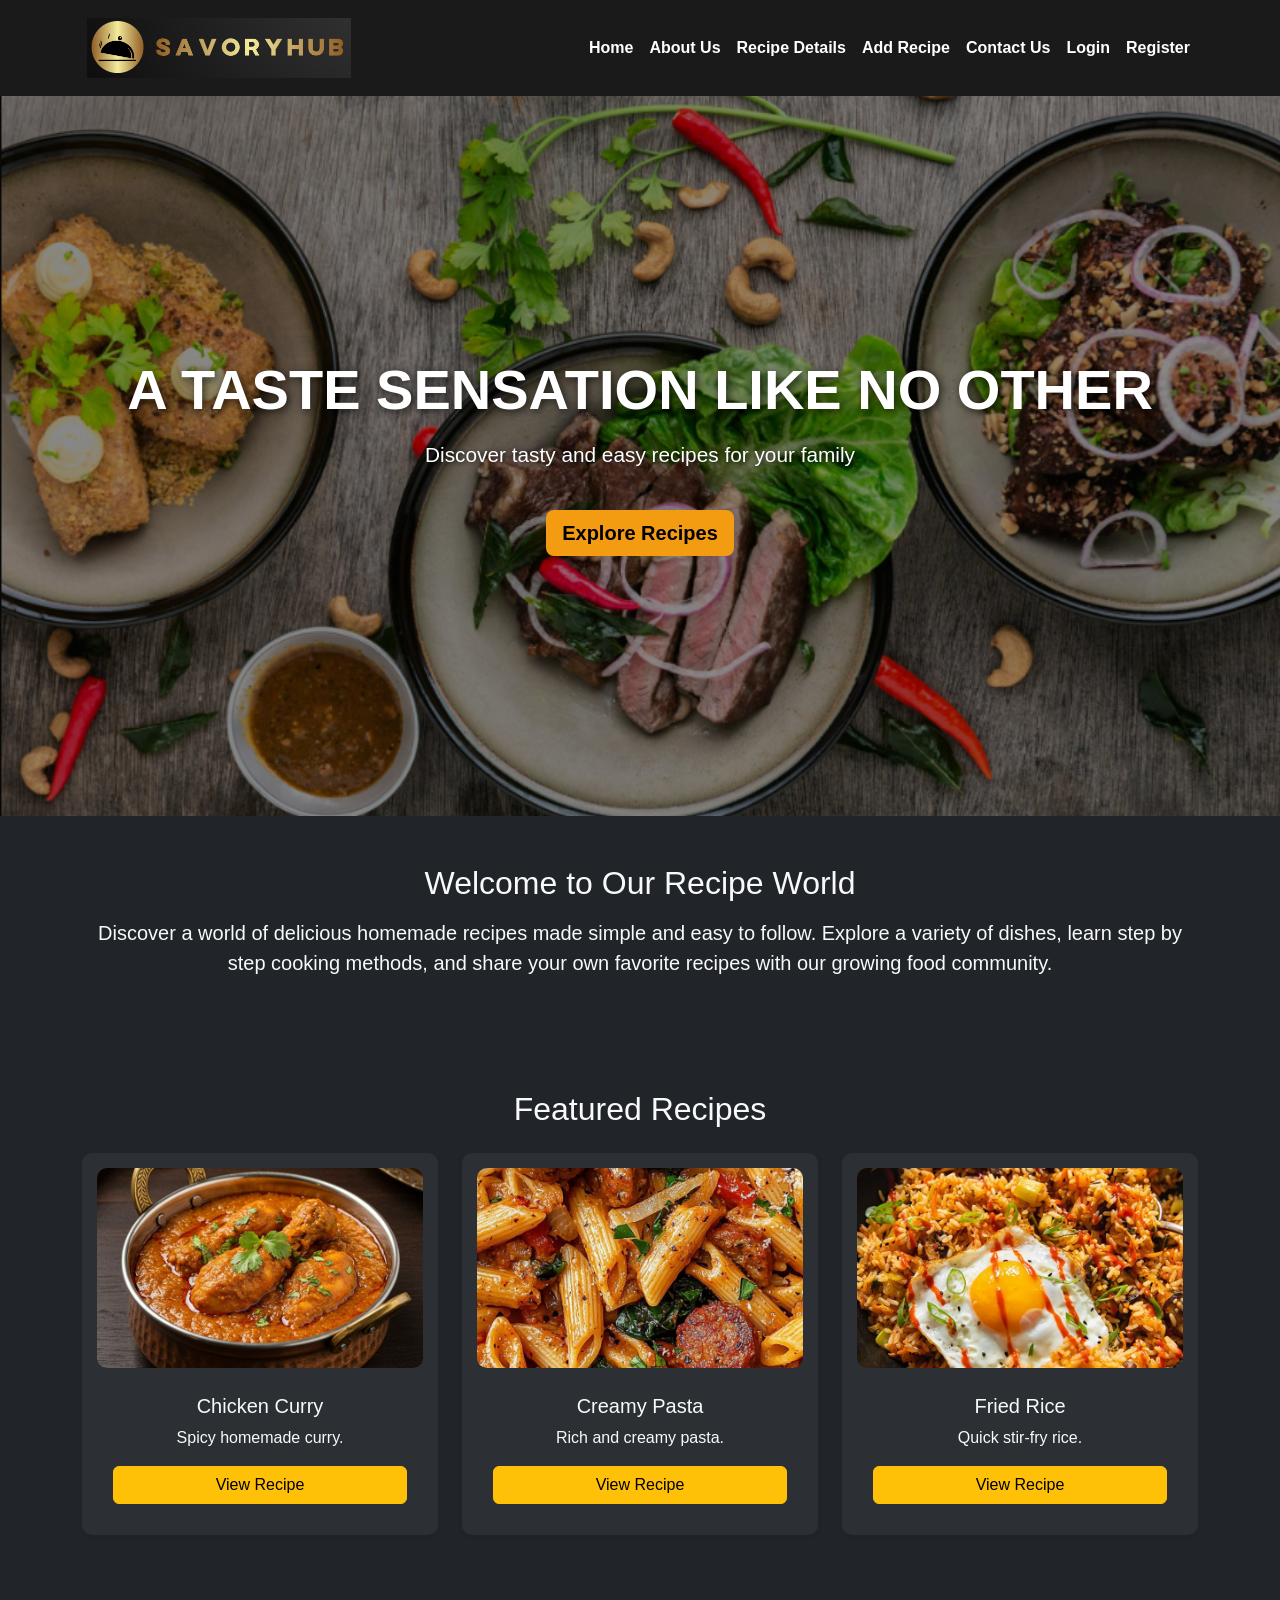
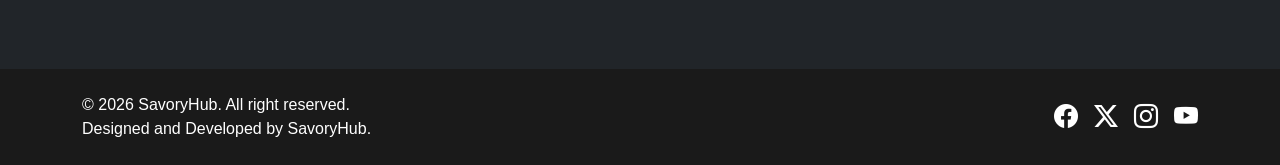
<file: index.html>
<!DOCTYPE html>
<html lang="en">

<head>
  <meta charset="UTF-8">
  <meta name="viewport" content="width=device-width, initial-scale=1.0">
  <title>SavoryHub</title>
  <!-- Bootstrap CSS -->
  <link href="https://cdn.jsdelivr.net/npm/bootstrap@5.3.0/dist/css/bootstrap.min.css" rel="stylesheet">
  <link rel="stylesheet" href="https://cdn.jsdelivr.net/npm/bootstrap-icons@1.11.1/font/bootstrap-icons.css">
  <link rel="stylesheet" href="css/style.css">
</head>

<body class="d-flex flex-column min-vh-100">

  <!-- Bootstrap Navbar -->
  <nav class="navbar navbar-expand-lg custom-navbar sticky-top">
    <div class="container">
      <a class="navbar-brand" href="index.html">
        <img src="Images/logo.png" alt="SavoryHub Logo" height="40">
      </a>
      <button class="navbar-toggler" type="button" data-bs-toggle="collapse" data-bs-toggle="collapse"
        data-bs-target="#navbarNav" aria-controls="navbarNav" aria-expanded="false" aria-label="Toggle navigation"
        style="border-color: transparent;">
        <span class="navbar-toggler-icon" style="filter: invert(1);"></span>
      </button>
      <div class="collapse navbar-collapse justify-content-end" id="navbarNav">
        <ul class="navbar-nav">
          <li class="nav-item"><a class="nav-link scroll-link" href="index.html">Home</a></li>
          <li class="nav-item"><a class="nav-link scroll-link" href="about.html">About Us</a></li>
          <li class="nav-item"><a class="nav-link scroll-link" href="recipes.html">Recipe Details</a></li>
          <li class="nav-item"><a class="nav-link scroll-link" href="submit.html">Add Recipe</a></li>
          <li class="nav-item"><a class="nav-link scroll-link" href="contact.html">Contact Us</a></li>
          <li class="nav-item guest-only"><a class="nav-link scroll-link" href="login.html">Login</a></li>
          <li class="nav-item guest-only"><a class="nav-link scroll-link" href="register.html">Register</a></li>
          <li class="nav-item user-only" style="display: none;"><a class="nav-link scroll-link" href="#"
              id="logoutBtn">Logout</a></li>
        </ul>
      </div>
    </div>
  </nav>

  <!-- Hero Section with Single Image -->
  <section class="hero" id="homeHero"
    style="background: url('Images/hero.png') center/cover no-repeat; position: relative; min-height: 600px; display: flex; align-items: center; justify-content: center;">
    <div style="position: absolute; top: 0; left: 0; right: 0; bottom: 0; background: rgba(0, 0, 0, 0.4);"></div>
    <div class="container position-relative" style="z-index: 5; text-align: center; color: white;">
      <h1 style="font-size: 3.5rem; font-weight: bold; text-shadow: 2px 2px 8px rgba(0,0,0,0.7);">A TASTE SENSATION LIKE
        NO OTHER</h1>
      <p style="font-size: 1.3rem; margin-top: 1rem; text-shadow: 1px 1px 4px rgba(0,0,0,0.7);">Discover tasty and easy
        recipes for your family</p>
      <a href="recipes.html" class="btn btn-warning btn-lg mt-4"
        style="background:#f39c12; border:none; font-weight: bold;">Explore Recipes</a>
    </div>
  </section>

  <section class="container my-5 text-center">
    <h2 class="mb-3">Welcome to Our Recipe World</h2>
    <p class="lead">Discover a world of delicious homemade recipes made simple and easy to follow. Explore a variety of
      dishes, learn step by step cooking methods, and share your own favorite recipes with our growing food community.
    </p>
  </section>

  <!-- Feature Recipes Carousel -->
  <section class="container my-5">
    <h2 class="text-center mb-4">Featured Recipes</h2>
    <div id="recipesCarousel" class="carousel slide" data-bs-ride="carousel">
      <div class="carousel-inner">
        <!-- Recipe Carousel Slide 1 -->
        <div class="carousel-item active">
          <div class="row justify-content-center">
            <div class="col-md-4 mb-3">
              <div class="card h-100 shadow-sm border-0">
                <img src="Images/chicken.jpg" class="card-img-top" style="height: 200px; object-fit: cover;"
                  alt="Chicken Curry">
                <div class="card-body text-center d-flex flex-column">
                  <h5 class="card-title">Chicken Curry</h5>
                  <p class="card-text">Spicy homemade curry.</p>
                  <a href="recipes.html" class="btn btn-warning mt-auto">View Recipe</a>
                </div>
              </div>
            </div>
            <div class="col-md-4 mb-3">
              <div class="card h-100 shadow-sm border-0">
                <img src="Images/pasta.jpg" class="card-img-top" style="height: 200px; object-fit: cover;"
                  alt="Creamy Pasta">
                <div class="card-body text-center d-flex flex-column">
                  <h5 class="card-title">Creamy Pasta</h5>
                  <p class="card-text">Rich and creamy pasta.</p>
                  <a href="recipes.html" class="btn btn-warning mt-auto">View Recipe</a>
                </div>
              </div>
            </div>
            <div class="col-md-4 mb-3">
              <div class="card h-100 shadow-sm border-0">
                <img src="Images/rice.jpg" class="card-img-top" style="height: 200px; object-fit: cover;"
                  alt="Fried Rice">
                <div class="card-body text-center d-flex flex-column">
                  <h5 class="card-title">Fried Rice</h5>
                  <p class="card-text">Quick stir-fry rice.</p>
                  <a href="recipes.html" class="btn btn-warning mt-auto">View Recipe</a>
                </div>
              </div>
            </div>
          </div>
        </div>

        <!-- Recipe Carousel Slide 2 -->
        <div class="carousel-item">
          <div class="row justify-content-center">
            <div class="col-md-4 mb-3">
              <div class="card h-100 shadow-sm border-0">
                <img src="Images/burger.jpg" class="card-img-top" style="height: 200px; object-fit: cover;"
                  alt="Chicken Burger">
                <div class="card-body text-center d-flex flex-column">
                  <h5 class="card-title">Chicken Burger</h5>
                  <p class="card-text">Crispy chicken burger.</p>
                  <a href="recipes.html" class="btn btn-warning mt-auto">View Recipe</a>
                </div>
              </div>
            </div>
            <div class="col-md-4 mb-3">
              <div class="card h-100 shadow-sm border-0">
                <img src="Images/pizza.jpg" class="card-img-top" style="height: 200px; object-fit: cover;"
                  alt="Homemade Pizza">
                <div class="card-body text-center d-flex flex-column">
                  <h5 class="card-title">Homemade Pizza</h5>
                  <p class="card-text">Tasty homemade pizza.</p>
                  <a href="recipes.html" class="btn btn-warning mt-auto">View Recipe</a>
                </div>
              </div>
            </div>
            <div class="col-md-4 mb-3">
              <div class="card h-100 shadow-sm border-0">
                <img src="Images/pancake.jpg" class="card-img-top" style="height: 200px; object-fit: cover;"
                  alt="Pancakes">
                <div class="card-body text-center d-flex flex-column">
                  <h5 class="card-title">Pancakes</h5>
                  <p class="card-text">Fluffy pancakes.</p>
                  <a href="recipes.html" class="btn btn-warning mt-auto">View Recipe</a>
                </div>
              </div>
            </div>
          </div>
        </div>

        <!-- Recipe Carousel Slide 3 -->
        <div class="carousel-item">
          <div class="row justify-content-center">
            <div class="col-md-4 mb-3">
              <div class="card h-100 shadow-sm border-0">
                <img src="Images/Noodles.jpg" class="card-img-top" style="height: 200px; object-fit: cover;"
                  alt="Vegetable Noodles">
                <div class="card-body text-center d-flex flex-column">
                  <h5 class="card-title">Vegetable Noodles</h5>
                  <p class="card-text">Veggie-loaded noodles.</p>
                  <a href="recipes.html" class="btn btn-warning mt-auto">View Recipe</a>
                </div>
              </div>
            </div>
            <div class="col-md-4 mb-3">
              <div class="card h-100 shadow-sm border-0">
                <img src="Images/mug.jpg" class="card-img-top" style="height: 200px; object-fit: cover;"
                  alt="Chocolate Mug Cake">
                <div class="card-body text-center d-flex flex-column">
                  <h5 class="card-title">Chocolate Mug Cake</h5>
                  <p class="card-text">Single-serve chocolate treat.</p>
                  <a href="recipes.html" class="btn btn-warning mt-auto">View Recipe</a>
                </div>
              </div>
            </div>
            <div class="col-md-4 mb-3">
              <div class="card h-100 shadow-sm border-0">
                <img src="Images/tacos.jpg" class="card-img-top" style="height: 200px; object-fit: cover;"
                  alt="Beef Tacos">
                <div class="card-body text-center d-flex flex-column">
                  <h5 class="card-title">Beef Tacos</h5>
                  <p class="card-text">Savory seasoned beef tacos.</p>
                  <a href="recipes.html" class="btn btn-warning mt-auto">View Recipe</a>
                </div>
              </div>
            </div>
          </div>
        </div>
      </div>

      <!-- Recipe Carousel Indicators -->
      <div class="carousel-indicators d-flex justify-content-center mt-4" style="position: relative; bottom: auto;">
        <button type="button" data-bs-target="#recipesCarousel" data-bs-slide-to="0"
          class="active bg-dark rounded-circle" style="width: 10px; height: 10px;" aria-current="true"></button>
        <button type="button" data-bs-target="#recipesCarousel" data-bs-slide-to="1" class="bg-dark rounded-circle"
          style="width: 10px; height: 10px;"></button>
        <button type="button" data-bs-target="#recipesCarousel" data-bs-slide-to="2" class="bg-dark rounded-circle"
          style="width: 10px; height: 10px;"></button>
      </div>
    </div>
  </section>

  <!-- Footer -->
  <footer class="custom-footer text-white py-4 mt-auto">
    <div class="container d-flex flex-column flex-md-row justify-content-between align-items-center">
      <div class="mb-3 mb-md-0 text-center text-md-start">
        &copy; 2026 SavoryHub. All right reserved.<br>
        Designed and Developed by SavoryHub.
      </div>
      <div class="d-flex gap-3">
        <a href="#" class="text-white text-decoration-none fs-4"><i class="bi bi-facebook"></i></a>
        <a href="#" class="text-white text-decoration-none fs-4"><i class="bi bi-twitter-x"></i></a>
        <a href="#" class="text-white text-decoration-none fs-4"><i class="bi bi-instagram"></i></a>
        <a href="#" class="text-white text-decoration-none fs-4"><i class="bi bi-youtube"></i></a>
      </div>
    </div>
  </footer>

  <!-- Bootstrap Bundle JS -->
  <script src="https://cdn.jsdelivr.net/npm/bootstrap@5.3.0/dist/js/bootstrap.bundle.min.js"></script>
  <script src="js/script.js"></script>

</body>

</html>
</file>
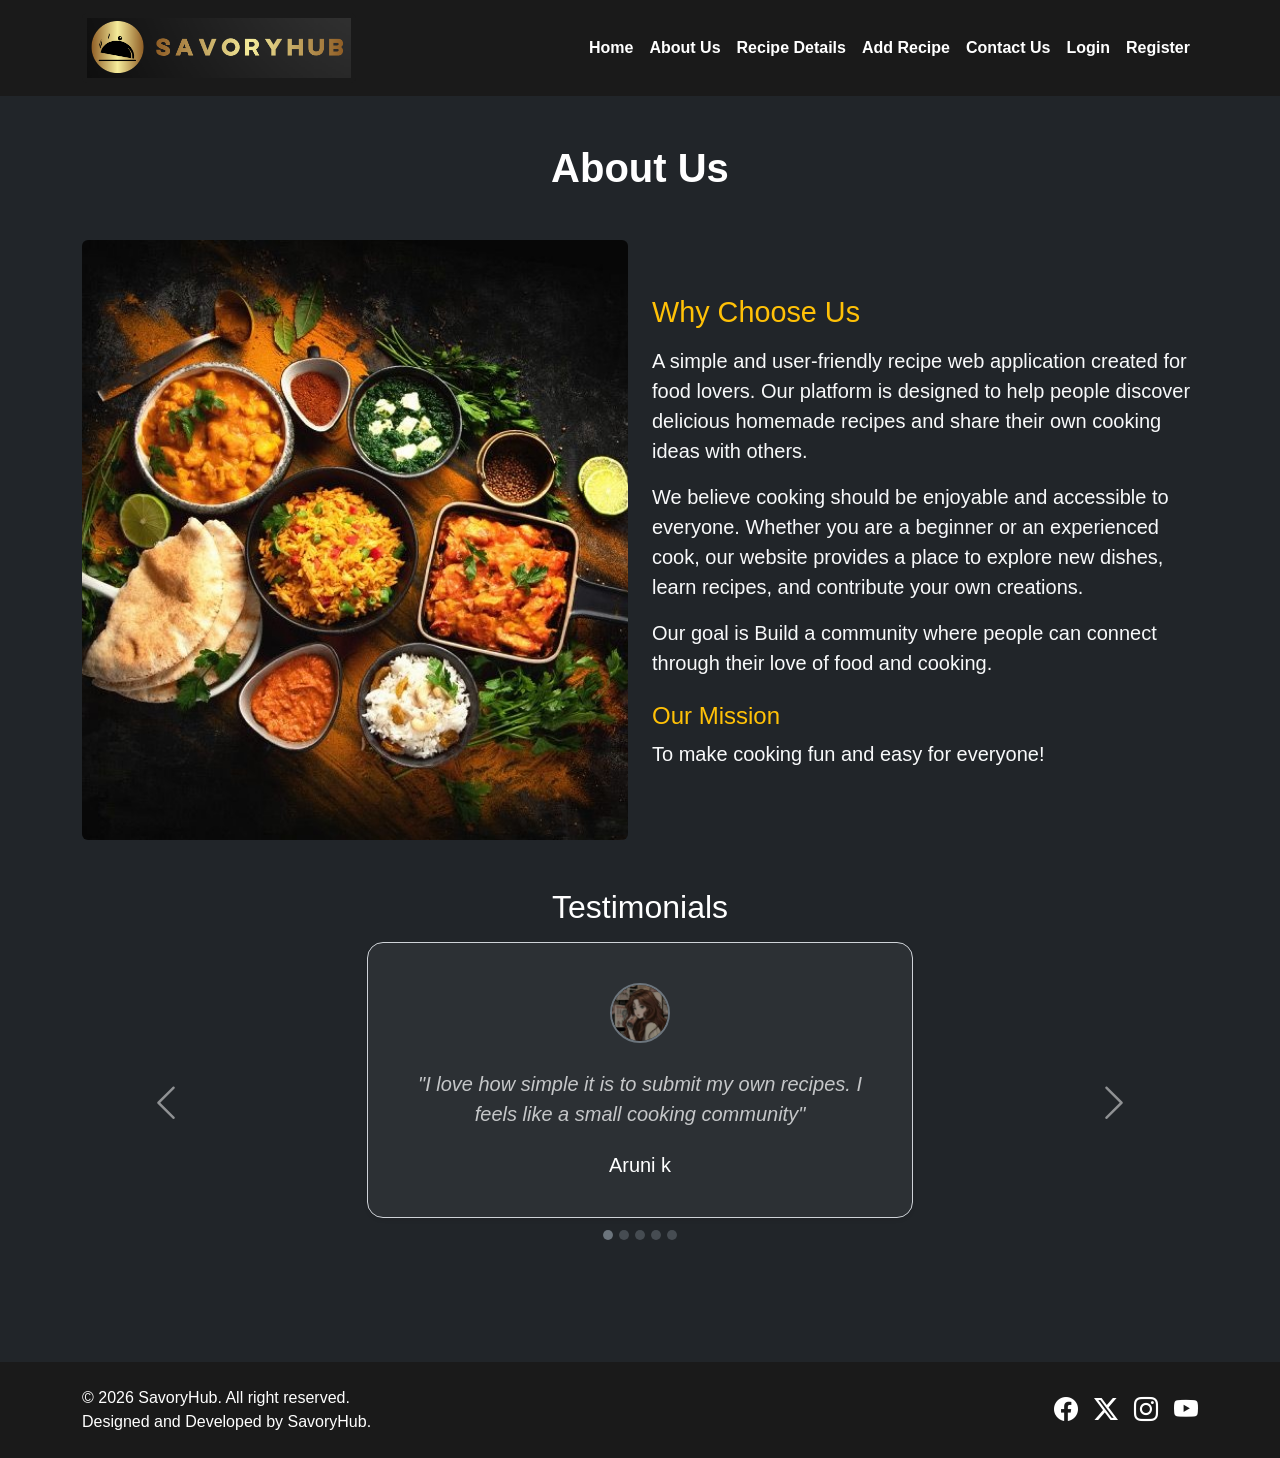
<file: about.html>
<!DOCTYPE html>
<html lang="en">

<head>
  <meta charset="UTF-8">
  <meta name="viewport" content="width=device-width, initial-scale=1.0">
  <title>About Us</title>
  <!-- Bootstrap CSS -->
  <link href="https://cdn.jsdelivr.net/npm/bootstrap@5.3.0/dist/css/bootstrap.min.css" rel="stylesheet">
  <link rel="stylesheet" href="https://cdn.jsdelivr.net/npm/bootstrap-icons@1.11.1/font/bootstrap-icons.css">
  <link rel="stylesheet" href="css/style.css">
</head>

<body class="d-flex flex-column min-vh-100">

  <!-- Bootstrap Navbar -->
  <nav class="navbar navbar-expand-lg custom-navbar sticky-top">
    <div class="container">
      <a class="navbar-brand" href="index.html">
        <img src="Images/logo.png" alt="SavoryHub Logo" height="40">
      </a>
      <button class="navbar-toggler" type="button" data-bs-toggle="collapse" data-bs-toggle="collapse"
        data-bs-target="#navbarNav" aria-controls="navbarNav" aria-expanded="false" aria-label="Toggle navigation"
        style="border-color: transparent;">
        <span class="navbar-toggler-icon" style="filter: invert(1);"></span>
      </button>
      <div class="collapse navbar-collapse justify-content-end" id="navbarNav">
        <ul class="navbar-nav">
          <li class="nav-item"><a class="nav-link scroll-link" href="index.html">Home</a></li>
          <li class="nav-item"><a class="nav-link scroll-link" href="about.html">About Us</a></li>
          <li class="nav-item"><a class="nav-link scroll-link" href="recipes.html">Recipe Details</Details></a>
          </li>
          <li class="nav-item"><a class="nav-link scroll-link" href="submit.html">Add Recipe</a></li>
          <li class="nav-item"><a class="nav-link scroll-link" href="contact.html">Contact Us</a></li>
          <li class="nav-item guest-only"><a class="nav-link scroll-link" href="login.html">Login</a></li>
          <li class="nav-item guest-only"><a class="nav-link scroll-link" href="register.html">Register</a></li>
          <li class="nav-item user-only" style="display: none;"><a class="nav-link scroll-link" href="#"
              id="logoutBtn">Logout</a></li>
        </ul>
      </div>
    </div>
  </nav>

  <!-- Main About Content Area -->
  <section class="container my-5">
    <h1 class="text-center mb-5 text-white" style="font-size: 2.5rem; font-weight: bold;">About Us</h1>

    <!-- Content Row with Image and Text -->
    <div class="row align-items-center mb-5">
      <div class="col-md-6 mb-4 mb-md-0">
        <img src="Images/about.jpg" alt="About SavoryHub" class="img-fluid rounded"
          style="height: 600px; object-fit: cover;">
      </div>
      <div class="col-md-6">
        <h2 class="text-warning mb-3" style="font-size: 1.8rem;">Why Choose Us</h2>
        <p class="lead text-light">A simple and user-friendly recipe web application created for food lovers. Our
          platform is designed to help people discover delicious homemade recipes and share their own cooking ideas with
          others.</p>
        <p class="lead text-light">We believe cooking should be enjoyable and accessible to everyone. Whether you are a
          beginner or an experienced cook, our website provides a place to explore new dishes, learn recipes, and
          contribute your own creations.</p>
        <p class="lead text-light">Our goal is Build a community where people can connect through their
          love of food and cooking.</p>
        <h4 class="text-warning mt-4">Our Mission</h4>
        <p class="lead text-light">To make cooking fun and easy for everyone!</p>
      </div>
    </div>

    <!-- Testimonials Section -->
    <div class="text-center mb-5">
      <h2 class="mb-3 text-white">Testimonials</h2>


      <div id="testimonialCarousel" class="carousel slide" data-bs-ride="carousel">
        <div class="carousel-inner pb-5">
          <!-- Testimonial 1 -->
          <div class="carousel-item active">
            <div class="row justify-content-center">
              <div class="col-md-6">
                <div class="card h-100 shadow-sm border text-center p-4 rounded-4"
                  style="border-color: #cfd3d8 !important;">
                  <div class="card-body">
                    <div class="mb-3 d-flex justify-content-center">
                      <img src="Images/t1.jpg" alt="Arun K" class="rounded-circle border border-2 border-secondary"
                        style="width: 60px; height: 60px; object-fit: cover;">
                    </div>
                    <p class="card-text text-light opacity-75 mb-4 fs-5 fst-italic">"I love how simple it is to submit
                      my own recipes. I feels like a small cooking community"</p>
                    <h5 class="card-title mb-0 text-white">Aruni k</h5>
                  </div>
                </div>
              </div>
            </div>
          </div>

          <!-- Testimonial 2 -->
          <div class="carousel-item">
            <div class="row justify-content-center">
              <div class="col-md-6">
                <div class="card h-100 shadow-sm border text-center p-4 rounded-4"
                  style="border-color: #cfd3d8 !important;">
                  <div class="card-body">
                    <div class="mb-3 d-flex justify-content-center">
                      <img src="Images/t2.jpg" alt="Sehani Silva"
                        class="rounded-circle border border-2 border-secondary"
                        style="width: 60px; height: 60px; object-fit: cover;">
                    </div>
                    <p class="card-text text-light opacity-75 mb-4 fs-5 fst-italic">"SavoryHub helped me discover
                      amazing homemade
                      recipes. The websie is esy to useful and very helpful for beginners."</p>
                    <h5 class="card-title mb-0 text-white">Kasun Chamara</h5>
                  </div>
                </div>
              </div>
            </div>
          </div>

          <!-- Testimonial 3 -->
          <div class="carousel-item">
            <div class="row justify-content-center">
              <div class="col-md-6">
                <div class="card h-100 shadow-sm border text-center p-4 rounded-4"
                  style="border-color: #cfd3d8 !important;">
                  <div class="card-body">
                    <div class="mb-3 d-flex justify-content-center">
                      <img src="Images/t3.jpg" alt="Kasun Chamara"
                        class="rounded-circle border border-2 border-secondary"
                        style="width: 60px; height: 60px; object-fit: cover;">
                    </div>
                    <p class="card-text text-light opacity-75 mb-4 fs-5 fst-italic">"Great collection of recipes and
                      beautiful
                      design. I found many dishes to cook my family"</p>
                    <h5 class="card-title mb-0 text-white">Shehani Silva</h5>
                  </div>
                </div>
              </div>
            </div>
          </div>

          <!-- Testimonial 4 -->
          <div class="carousel-item">
            <div class="row justify-content-center">
              <div class="col-md-6">
                <div class="card h-100 shadow-sm border text-center p-4 rounded-4"
                  style="border-color: #cfd3d8 !important;">
                  <div class="card-body">
                    <div class="mb-3 d-flex justify-content-center">
                      <img src="Images/t4.jpg" alt="Niroshan D." class="rounded-circle border border-2 border-secondary"
                        style="width: 60px; height: 60px; object-fit: cover;">
                    </div>
                    <p class="card-text text-light opacity-75 mb-4 fs-5 fst-italic">"I love trying out new recipes from
                      here every
                      weekend! The ingredients are always accessible."</p>
                    <h5 class="card-title mb-0 text-white">Niroshan D.</h5>
                  </div>
                </div>
              </div>
            </div>
          </div>

          <!-- Testimonial 5 -->
          <div class="carousel-item">
            <div class="row justify-content-center">
              <div class="col-md-6">
                <div class="card h-100 shadow-sm border text-center p-4 rounded-4"
                  style="border-color: #cfd3d8 !important;">
                  <div class="card-body">
                    <div class="mb-3 d-flex justify-content-center">
                      <img src="Images/t5.png" alt="Amaya Fernando"
                        class="rounded-circle border border-2 border-secondary"
                        style="width: 60px; height: 60px; object-fit: cover;">
                    </div>
                    <p class="card-text text-light opacity-75 mb-4 fs-5 fst-italic">"The instructions are so clear, even
                      my kids
                      can follow them to make easy snacks!"</p>
                    <h5 class="card-title mb-0 text-white">Amal Fernando</h5>
                  </div>
                </div>
              </div>
            </div>
          </div>
        </div>

        <!-- Carousel Indicators (Dots) -->
        <div class="carousel-indicators" style="bottom: 0;">
          <button type="button" data-bs-target="#testimonialCarousel" data-bs-slide-to="0"
            class="active bg-secondary rounded-circle" style="height: 10px; width: 10px;" aria-current="true"
            aria-label="Slide 1"></button>
          <button type="button" data-bs-target="#testimonialCarousel" data-bs-slide-to="1"
            class="bg-secondary rounded-circle" style="height: 10px; width: 10px;" aria-label="Slide 2"></button>
          <button type="button" data-bs-target="#testimonialCarousel" data-bs-slide-to="2"
            class="bg-secondary rounded-circle" style="height: 10px; width: 10px;" aria-label="Slide 3"></button>
          <button type="button" data-bs-target="#testimonialCarousel" data-bs-slide-to="3"
            class="bg-secondary rounded-circle" style="height: 10px; width: 10px;" aria-label="Slide 4"></button>
          <button type="button" data-bs-target="#testimonialCarousel" data-bs-slide-to="4"
            class="bg-secondary rounded-circle" style="height: 10px; width: 10px;" aria-label="Slide 5"></button>
        </div>

        <!-- Carousel Controls -->
        <button class="carousel-control-prev" type="button" data-bs-target="#testimonialCarousel" data-bs-slide="prev">
          <i class="bi bi-chevron-left text-white fs-1"></i>
          <span class="visually-hidden">Previous</span>
        </button>
        <button class="carousel-control-next" type="button" data-bs-target="#testimonialCarousel" data-bs-slide="next">
          <i class="bi bi-chevron-right text-white fs-1"></i>
          <span class="visually-hidden">Next</span>
        </button>
      </div>
    </div>
    </div>
  </section>

  <!-- Footer -->
  <footer class="custom-footer text-white py-4 mt-auto">
    <div class="container d-flex flex-column flex-md-row justify-content-between align-items-center">
      <div class="mb-3 mb-md-0 text-center text-md-start">
        &copy; 2026 SavoryHub. All right reserved.<br>
        Designed and Developed by SavoryHub.
      </div>
      <div class="d-flex gap-3">
        <a href="#" class="text-white text-decoration-none fs-4"><i class="bi bi-facebook"></i></a>
        <a href="#" class="text-white text-decoration-none fs-4"><i class="bi bi-twitter-x"></i></a>
        <a href="#" class="text-white text-decoration-none fs-4"><i class="bi bi-instagram"></i></a>
        <a href="#" class="text-white text-decoration-none fs-4"><i class="bi bi-youtube"></i></a>
      </div>
    </div>
  </footer>

  <!-- Bootstrap Bundle JS -->
  <script src="https://cdn.jsdelivr.net/npm/bootstrap@5.3.0/dist/js/bootstrap.bundle.min.js"></script>
  <script src="js/script.js"></script>

</body>

</html>
</file>
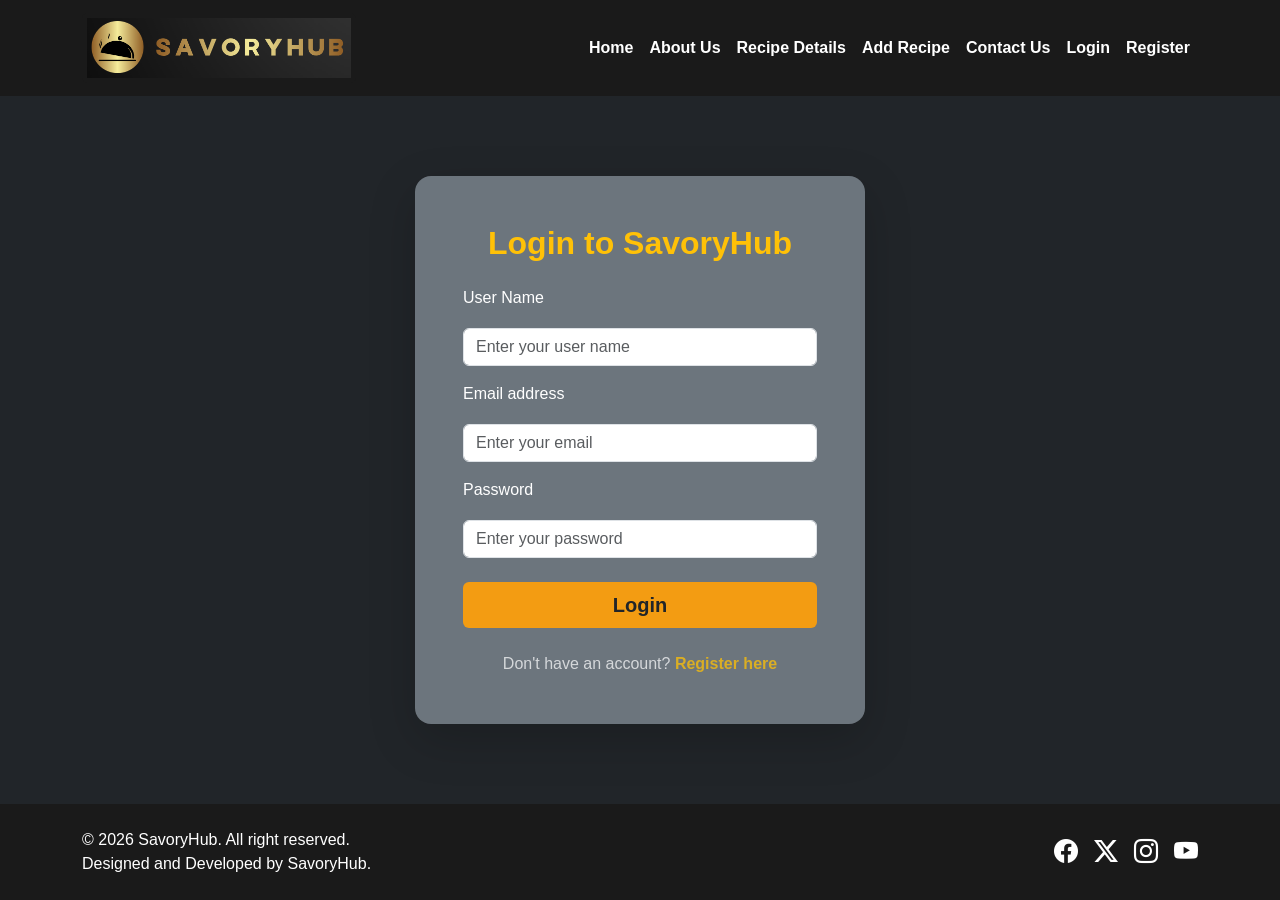
<file: contact.html>
<!DOCTYPE html>
<html lang="en">

<head>
  <meta charset="UTF-8">
  <meta name="viewport" content="width=device-width, initial-scale=1.0">
  <title>Contact Us</title>
  <!-- Bootstrap CSS -->
  <link href="https://cdn.jsdelivr.net/npm/bootstrap@5.3.0/dist/css/bootstrap.min.css" rel="stylesheet">
  <link rel="stylesheet" href="https://cdn.jsdelivr.net/npm/bootstrap-icons@1.11.1/font/bootstrap-icons.css">
  <link rel="stylesheet" href="css/style.css">
</head>

<body class="d-flex flex-column min-vh-100">

  <!-- Bootstrap Navbar -->
  <nav class="navbar navbar-expand-lg custom-navbar sticky-top">
    <div class="container">
      <a class="navbar-brand" href="index.html">
        <img src="Images/logo.png" alt="SavoryHub Logo" height="40">
      </a>
      <button class="navbar-toggler" type="button" data-bs-toggle="collapse" data-bs-toggle="collapse"
        data-bs-target="#navbarNav" aria-controls="navbarNav" aria-expanded="false" aria-label="Toggle navigation"
        style="border-color: transparent;">
        <span class="navbar-toggler-icon" style="filter: invert(1);"></span>
      </button>
      <div class="collapse navbar-collapse justify-content-end" id="navbarNav">
        <ul class="navbar-nav">
          <li class="nav-item"><a class="nav-link scroll-link" href="index.html">Home</a></li>
          <li class="nav-item"><a class="nav-link scroll-link" href="about.html">About Us</a></li>
          <li class="nav-item"><a class="nav-link scroll-link" href="recipes.html">Recipe Deails</a></li>
          <li class="nav-item"><a class="nav-link scroll-link" href="submit.html">Add Recipe</a></li>
          <li class="nav-item"><a class="nav-link scroll-link" href="contact.html">Contact Us</a></li>
          <li class="nav-item guest-only"><a class="nav-link scroll-link" href="login.html">Login</a></li>
          <li class="nav-item guest-only"><a class="nav-link scroll-link" href="register.html">Register</a></li>
          <li class="nav-item user-only" style="display: none;"><a class="nav-link scroll-link" href="#"
              id="logoutBtn">Logout</a></li>
        </ul>
      </div>
    </div>
  </nav>

  <section class="container my-5"
    style="background: url('Images/bg.jpg') center/cover no-repeat; background-attachment: fixed; position: relative; padding: 4rem 2rem; border-radius: 10px;">
    <div
      style="position: absolute; top: 0; left: 0; right: 0; bottom: 0; background: rgba(44, 48, 52, 0.85); border-radius: 10px;">
    </div>
    <div style="position: relative; z-index: 2;">
      <h2 class="text-center mb-4" style="color: #f39c12; font-weight: bold;">Contact Us</h2>
      <div class="row justify-content-center">
        <!-- Left column: contact information -->
        <div class="col-md-6 mb-4">
          <div class="p-4 bg-light rounded text-dark">
            <h4 class="mb-3">Get in Touch</h4>
            <p><i class="bi bi-geo-alt-fill me-2"></i>123 Savory Lane, Galle Town, Sri Lanka</p>
            <p><i class="bi bi-envelope-fill me-2"></i>info@savoryhub.com</p>
            <p><i class="bi bi-telephone-fill me-2"></i>+94 91 234 5678</p>
          </div>
        </div>
        <!-- Right column: contact form -->
        <div class="col-md-6">
          <form id="contactForm" novalidate>
            <div class="mb-3">
              <input type="text" class="form-control" id="contactName" placeholder="Your Name" required>
              <div class="invalid-feedback">Please enter your name.</div>
            </div>
            <div class="mb-3">
              <input type="email" class="form-control" id="contactEmail" placeholder="Your Email" required>
              <div class="invalid-feedback">Please enter a valid email address.</div>
            </div>
            <div class="mb-3">
              <textarea class="form-control" id="contactMessage" rows="5" placeholder="Your Message"
                required></textarea>
              <div class="invalid-feedback">Please enter your message.</div>
            </div>
            <button type="submit" class="btn btn-primary w-100" style="background:#f39c12; border:none;">Send
              Message</button>
          </form>
        </div>
      </div>
    </div>
  </section>

  <!-- Footer -->
  <footer class="custom-footer text-white py-4 mt-auto">
    <div class="container d-flex flex-column flex-md-row justify-content-between align-items-center">
      <div class="mb-3 mb-md-0 text-center text-md-start">
        &copy; 2026 SavoryHub. All right reserved.<br>
        Designed and Developed by SavoryHub.
      </div>
      <div class="d-flex gap-3">
        <a href="#" class="text-white text-decoration-none fs-4"><i class="bi bi-facebook"></i></a>
        <a href="#" class="text-white text-decoration-none fs-4"><i class="bi bi-twitter-x"></i></a>
        <a href="#" class="text-white text-decoration-none fs-4"><i class="bi bi-instagram"></i></a>
        <a href="#" class="text-white text-decoration-none fs-4"><i class="bi bi-youtube"></i></a>
      </div>
    </div>
  </footer>

  <!-- Bootstrap Bundle JS -->
  <script src="https://cdn.jsdelivr.net/npm/bootstrap@5.3.0/dist/js/bootstrap.bundle.min.js"></script>
  <script src="js/script.js"></script>

</body>

</html>
</file>
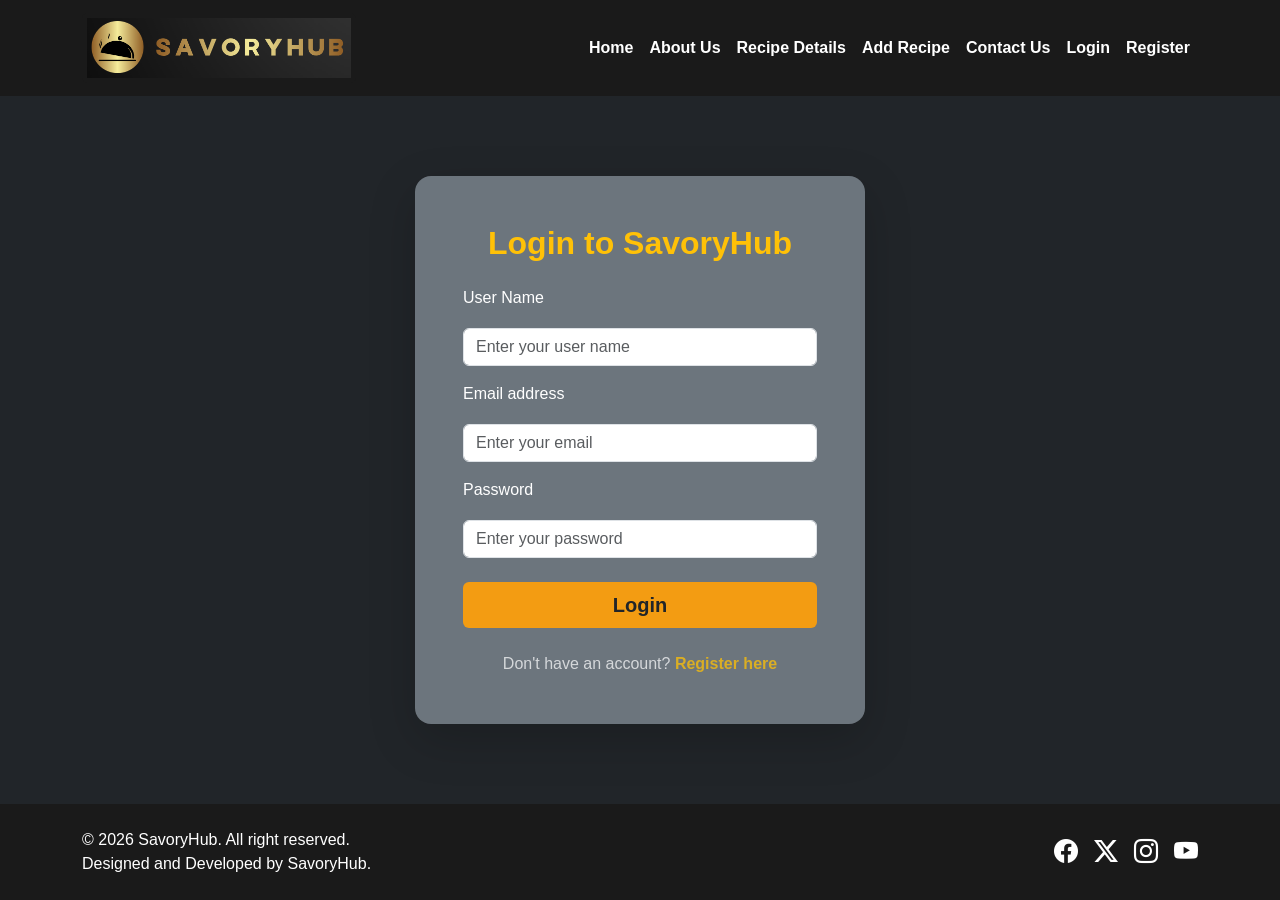
<file: login.html>
<!DOCTYPE html>
<html lang="en">

<head>
    <meta charset="UTF-8">
    <meta name="viewport" content="width=device-width, initial-scale=1.0">
    <title>Login - SavoryHub</title>
    <!-- Bootstrap CSS -->
    <link href="https://cdn.jsdelivr.net/npm/bootstrap@5.3.0/dist/css/bootstrap.min.css" rel="stylesheet">
    <link rel="stylesheet" href="https://cdn.jsdelivr.net/npm/bootstrap-icons@1.11.1/font/bootstrap-icons.css">
    <link rel="stylesheet" href="css/style.css">
</head>

<body class="d-flex flex-column min-vh-100 bg-dark text-white">

    <!-- Bootstrap Navbar -->
    <nav class="navbar navbar-expand-lg custom-navbar sticky-top">
        <div class="container">
            <a class="navbar-brand" href="index.html">
                <img src="Images/logo.png" alt="SavoryHub Logo" height="40">
            </a>
            <button class="navbar-toggler" type="button" data-bs-toggle="collapse" data-bs-toggle="collapse"
                data-bs-target="#navbarNav" aria-controls="navbarNav" aria-expanded="false"
                aria-label="Toggle navigation" style="border-color: transparent;">
                <span class="navbar-toggler-icon" style="filter: invert(1);"></span>
            </button>
            <div class="collapse navbar-collapse justify-content-end" id="navbarNav">
                <ul class="navbar-nav">
                    <li class="nav-item"><a class="nav-link scroll-link" href="index.html">Home</a></li>
                    <li class="nav-item"><a class="nav-link scroll-link" href="about.html">About Us</a></li>
                    <li class="nav-item"><a class="nav-link scroll-link" href="recipes.html">Recipe Details</a>
                    </li>
                    <li class="nav-item"><a class="nav-link scroll-link" href="submit.html">Add Recipe</a></li>
                    <li class="nav-item"><a class="nav-link scroll-link" href="contact.html">Contact Us</a></li>
                    <li class="nav-item guest-only"><a class="nav-link scroll-link active" href="login.html">Login</a>
                    </li>
                    <li class="nav-item guest-only"><a class="nav-link scroll-link" href="register.html">Register</a>
                    </li>
                    <li class="nav-item user-only" style="display: none;"><a class="nav-link scroll-link" href="#"
                            id="logoutBtn">Logout</a></li>
                </ul>
            </div>
        </div>
    </nav>

    <!-- Main Login Content Area -->
    <section class="container my-5 flex-grow-1 d-flex align-items-center justify-content-center">
        <div class="card bg-secondary text-white p-5 shadow-lg rounded-4 border-0"
            style="max-width: 450px; width: 100%;">
            <h2 class="text-center mb-4 text-warning fw-bold">Login to SavoryHub</h2>
            <form id="loginForm" novalidate>
                <div class="mb-3">
                    <label for="loginName" class="form-label">User Name</label>
                    <input type="text" class="form-control" id="loginName" placeholder="Enter your user name" required>
                    <div class="invalid-feedback text-warning">Please enter your user name.</div>
                </div>
                <div class="mb-3">
                    <label for="loginEmail" class="form-label">Email address</label>
                    <input type="email" class="form-control" id="loginEmail" placeholder="Enter your email" required>
                    <div class="invalid-feedback text-warning">Please enter a valid email address.</div>
                </div>
                <div class="mb-4">
                    <label for="loginPassword" class="form-label">Password</label>
                    <input type="password" class="form-control" id="loginPassword" placeholder="Enter your password"
                        required>
                    <div class="invalid-feedback text-warning">Please enter your password.</div>
                </div>
                <button type="submit" class="btn btn-warning w-100 mb-4 text-dark fw-bold fs-5 py-2"
                    style="background:#f39c12; border:none;">Login</button>
                <div class="text-center">
                    <p class="mb-0 text-light opacity-75">Don't have an account? <a href="register.html"
                            class="text-warning text-decoration-none fw-bold">Register here</a></p>
                </div>
            </form>
        </div>
    </section>

    <!-- Footer -->
    <footer class="custom-footer text-white py-4 mt-auto">
        <div class="container d-flex flex-column flex-md-row justify-content-between align-items-center">
            <div class="mb-3 mb-md-0 text-center text-md-start">
                &copy; 2026 SavoryHub. All right reserved.<br>
                Designed and Developed by SavoryHub.
            </div>
            <div class="d-flex gap-3">
                <a href="#" class="text-white text-decoration-none fs-4"><i class="bi bi-facebook"></i></a>
                <a href="#" class="text-white text-decoration-none fs-4"><i class="bi bi-twitter-x"></i></a>
                <a href="#" class="text-white text-decoration-none fs-4"><i class="bi bi-instagram"></i></a>
                <a href="#" class="text-white text-decoration-none fs-4"><i class="bi bi-youtube"></i></a>
            </div>
        </div>
    </footer>

    <!-- Bootstrap Bundle JS -->
    <script src="https://cdn.jsdelivr.net/npm/bootstrap@5.3.0/dist/js/bootstrap.bundle.min.js"></script>
    <script src="js/script.js"></script>

</body>

</html>
</file>
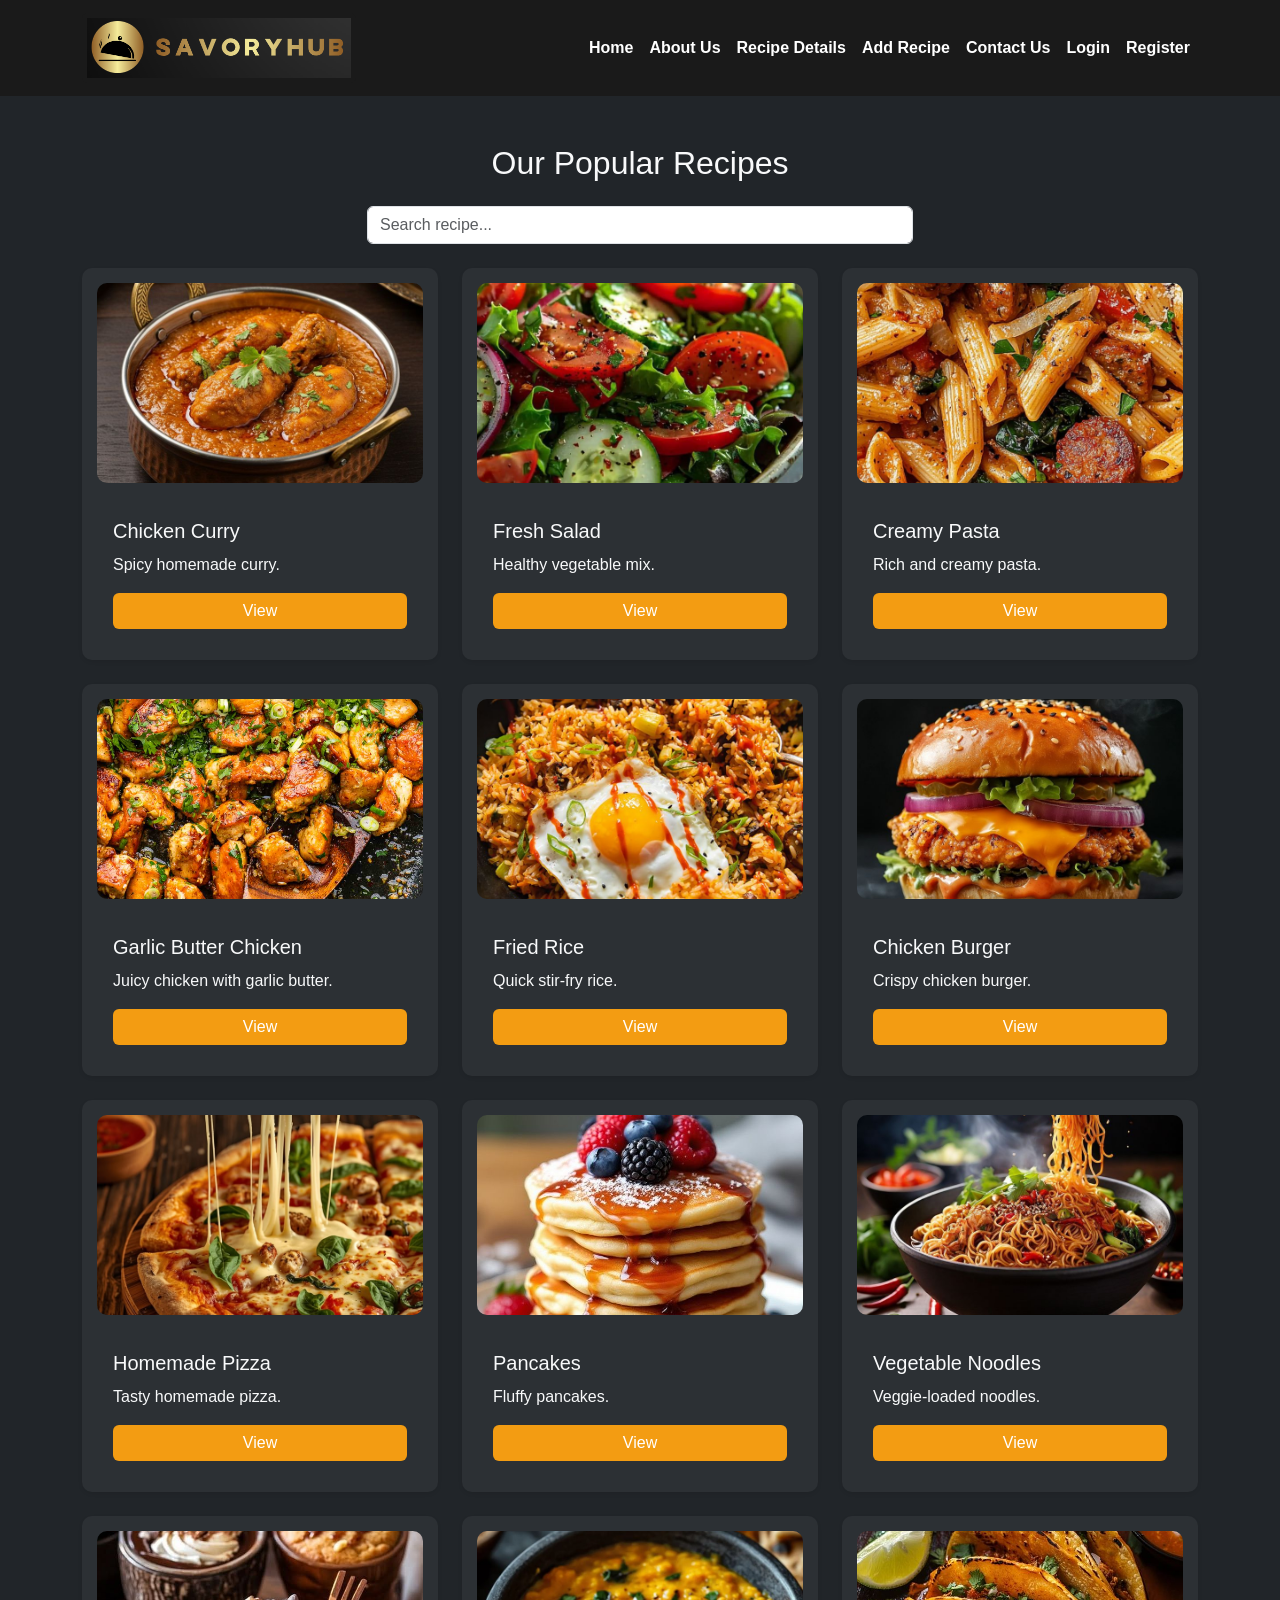
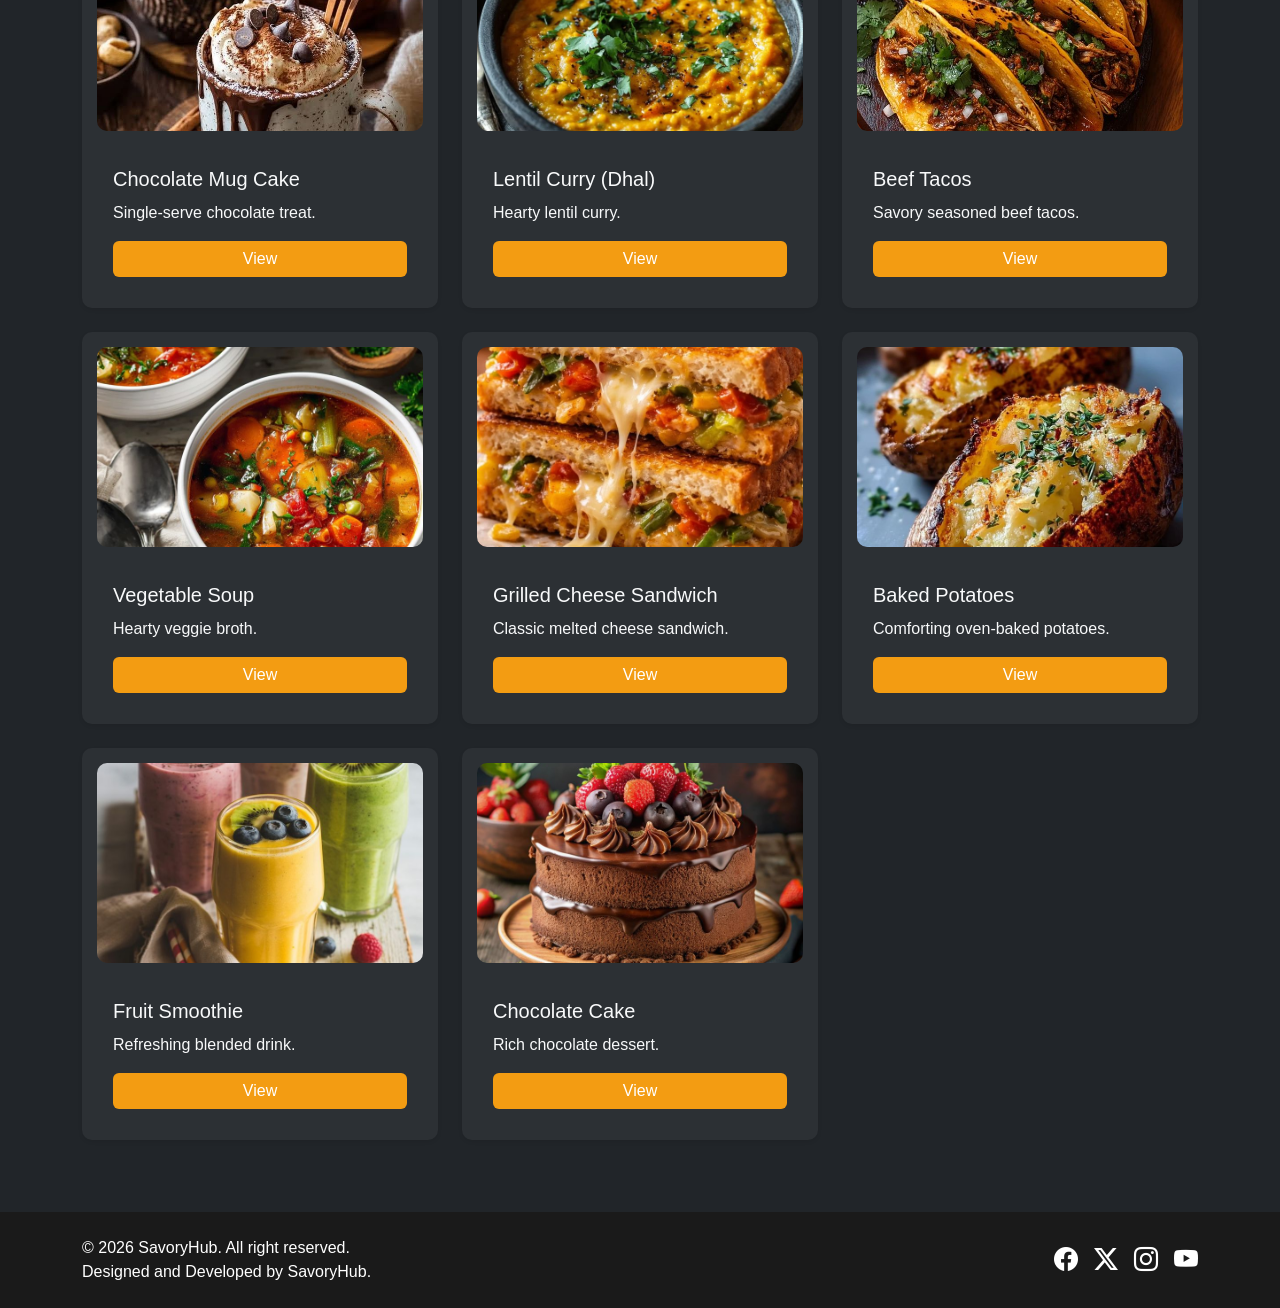
<file: recipes.html>
<!DOCTYPE html>
<html lang="en">

<head>
  <meta charset="UTF-8">
  <meta name="viewport" content="width=device-width, initial-scale=1.0">
  <title>Recipes</title>
  <!-- Bootstrap CSS -->
  <link href="https://cdn.jsdelivr.net/npm/bootstrap@5.3.0/dist/css/bootstrap.min.css" rel="stylesheet">
  <link rel="stylesheet" href="https://cdn.jsdelivr.net/npm/bootstrap-icons@1.11.1/font/bootstrap-icons.css">
  <link rel="stylesheet" href="css/style.css">
</head>

<body class="d-flex flex-column min-vh-100">

  <!-- Bootstrap Navbar -->
  <nav class="navbar navbar-expand-lg custom-navbar sticky-top">
    <div class="container">
      <a class="navbar-brand" href="index.html">
        <img src="Images/logo.png" alt="SavoryHub Logo" height="40">
      </a>
      <button class="navbar-toggler" type="button" data-bs-toggle="collapse" data-bs-toggle="collapse"
        data-bs-target="#navbarNav" aria-controls="navbarNav" aria-expanded="false" aria-label="Toggle navigation"
        style="border-color: transparent;">
        <span class="navbar-toggler-icon" style="filter: invert(1);"></span>
      </button>
      <div class="collapse navbar-collapse justify-content-end" id="navbarNav">
        <ul class="navbar-nav">
          <li class="nav-item"><a class="nav-link scroll-link" href="index.html">Home</a></li>
          <li class="nav-item"><a class="nav-link scroll-link" href="about.html">About Us</a></li>
          <li class="nav-item"><a class="nav-link scroll-link" href="recipes.html">Recipe Details</a></li>
          <li class="nav-item"><a class="nav-link scroll-link" href="submit.html">Add Recipe</a></li>
          <li class="nav-item"><a class="nav-link scroll-link" href="contact.html">Contact Us</a></li>
          <li class="nav-item guest-only"><a class="nav-link scroll-link" href="login.html">Login</a></li>
          <li class="nav-item guest-only"><a class="nav-link scroll-link" href="register.html">Register</a></li>
          <li class="nav-item user-only" style="display: none;"><a class="nav-link scroll-link" href="#"
              id="logoutBtn">Logout</a></li>
        </ul>
      </div>
    </div>
  </nav>

  <section class="container my-5">
    <h2 class="text-center mb-4">Our Popular Recipes</h2>

    <div class="row justify-content-center mb-4">
      <div class="col-md-6">
        <input type="text" class="form-control" id="search" placeholder="Search recipe...">
      </div>
    </div>

    <div class="row" id="recipeContainer">

      <div class="col-md-4 mb-4 recipe-col" data-name="chicken curry">
        <div class="card h-100 shadow-sm border-0">
          <img src="Images/chicken.jpg" class="card-img-top" style="height: 200px; object-fit: cover;"
            alt="Chicken Curry">
          <div class="card-body d-flex flex-column">
            <h3 class="card-title h5">Chicken Curry</h3>
            <p class="card-text">Spicy homemade curry.</p>
            <button class="btn btn-primary w-100 mt-auto" style="background:#f39c12; border:none;"
              onclick="openModal('Chicken Curry', 'Ingredients: Chicken, spices, coconut milk\nHow to Cook:Heat oil in a pan and sauté onion and garlic. Add chicken and cook until lightly brown. Add curry powder and coconut milk, then simmer for 20 minutes until the chicken is tender.')">View</button>
          </div>
        </div>
      </div>

      <div class="col-md-4 mb-4 recipe-col" data-name="salad">
        <div class="card h-100 shadow-sm border-0">
          <img src="Images/salad.jpg" class="card-img-top" style="height: 200px; object-fit: cover;" alt="Fresh Salad">
          <div class="card-body d-flex flex-column">
            <h3 class="card-title h5">Fresh Salad</h3>
            <p class="card-text">Healthy vegetable mix.</p>
            <button class="btn btn-primary w-100 mt-auto" style="background:#f39c12; border:none;"
              onclick="openModal('Fresh Salad', 'Ingredients: Lettuce, tomato, cucumber\nHow to Cook:Chop all vegetables into small pieces. Mix them in a bowl and drizzle with salad dressing before serving.')">View</button>
          </div>
        </div>
      </div>

      <div class="col-md-4 mb-4 recipe-col" data-name="creamy pasta">
        <div class="card h-100 shadow-sm border-0">
          <img src="Images/pasta.jpg" class="card-img-top" style="height: 200px; object-fit: cover;" alt="Creamy Pasta">
          <div class="card-body d-flex flex-column">
            <h3 class="card-title h5">Creamy Pasta</h3>
            <p class="card-text">Rich and creamy pasta.</p>
            <button class="btn btn-primary w-100 mt-auto" style="background:#f39c12; border:none;"
              onclick="openModal('Creamy Pasta', 'Ingredients: 200g pasta, 1 cup cooking cream, 2 cloves garlic, ½ cup grated cheese, Salt and pepper\nHow to Cook: Boil pasta until soft. In another pan, sauté garlic and add cream. Mix in the cooked pasta and cheese, then cook for a few minutes until creamy.')">View</button>
          </div>
        </div>
      </div>

      <div class="col-md-4 mb-4 recipe-col" data-name="garlic butter chicken">
        <div class="card h-100 shadow-sm border-0">
          <img src="Images/garlicchicken.jpg" class="card-img-top" style="height: 200px; object-fit: cover;"
            alt="Garlic Butter Chicken">
          <div class="card-body d-flex flex-column">
            <h3 class="card-title h5">Garlic Butter Chicken</h3>
            <p class="card-text">Juicy chicken with garlic butter.</p>
            <button class="btn btn-primary w-100 mt-auto" style="background:#f39c12; border:none;"
              onclick="openModal('Garlic Butter Chicken', 'Ingredients: 2 chicken breasts, 2 tbsp butter, 3 cloves garlic, Salt and pepper\nHow to Cook: Season chicken breasts and cook in melted butter with garlic.')">View</button>
          </div>
        </div>
      </div>

      
      <div class="col-md-4 mb-4 recipe-col" data-name="fried rice">
        <div class="card h-100 shadow-sm border-0">
          <img src="Images/rice.jpg" class="card-img-top" style="height: 200px; object-fit: cover;" alt="Fried Rice">
          <div class="card-body d-flex flex-column">
            <h3 class="card-title h5">Fried Rice</h3>
            <p class="card-text">Quick stir-fry rice.</p>
            <button class="btn btn-primary w-100 mt-auto" style="background:#f39c12; border:none;"
              onclick="openModal('Fried Rice', 'Ingredients: 2 cups cooked rice, 1 egg, mixed vegetables, soy sauce, spring onions\nHow to Cook: Heat oil in a pan, scramble the egg, and add vegetables. Add rice and soy sauce, then stir-fry for 5 minutes. Garnish with spring onions.')">View</button>
          </div>
        </div>
      </div>

      <div class="col-md-4 mb-4 recipe-col" data-name="chicken burger">
        <div class="card h-100 shadow-sm border-0">
          <img src="Images/burger.jpg" class="card-img-top" style="height: 200px; object-fit: cover;"
            alt="Chicken Burger">
          <div class="card-body d-flex flex-column">
            <h3 class="card-title h5">Chicken Burger</h3>
            <p class="card-text">Crispy chicken burger.</p>
            <button class="btn btn-primary w-100 mt-auto" style="background:#f39c12; border:none;"
              onclick="openModal('Chicken Burger', 'Ingredients: Burger buns, Fried chicken patty, Lettuce, Tomato slices, Mayonnaise\nHow to Cook: Toast the buns lightly. Place chicken patty on the bun, add lettuce, tomato, and mayonnaise, then cover with the top bun.')">View</button>
          </div>
        </div>
      </div>

      <div class="col-md-4 mb-4 recipe-col" data-name="homemade pizza">
        <div class="card h-100 shadow-sm border-0">
          <img src="Images/pizza.jpg" class="card-img-top" style="height: 200px; object-fit: cover;"
            alt="Homemade Pizza">
          <div class="card-body d-flex flex-column">
            <h3 class="card-title h5">Homemade Pizza</h3>
            <p class="card-text">Tasty homemade pizza.</p>
            <button class="btn btn-primary w-100 mt-auto" style="background:#f39c12; border:none;"
              onclick="openModal('Homemade Pizza', 'Ingredients: Pizza dough, Tomato sauce, Mozzarella cheese, Vegetables or chicken toppings\nHow to Cook: Spread tomato sauce on the dough, add cheese and toppings. Bake in an oven at 180°C for about 15 minutes.')">View</button>
          </div>
        </div>
      </div>

      <div class="col-md-4 mb-4 recipe-col" data-name="pancakes">
        <div class="card h-100 shadow-sm border-0">
          <img src="Images/pancake.jpg" class="card-img-top" style="height: 200px; object-fit: cover;" alt="Pancakes">
          <div class="card-body d-flex flex-column">
            <h3 class="card-title h5">Pancakes</h3>
            <p class="card-text">Fluffy pancakes.</p>
            <button class="btn btn-primary w-100 mt-auto" style="background:#f39c12; border:none;"
              onclick="openModal('Pancakes', 'Ingredients: 1 cup flour, 1 egg, 1 cup milk, 1 tbsp sugar, Butter\nHow to Cook: Mix flour, egg, milk, and sugar to make batter. Pour small amounts into a hot pan and cook both sides until golden.')">View</button>
          </div>
        </div>
      </div>

      <div class="col-md-4 mb-4 recipe-col" data-name="vegetable noodles">
        <div class="card h-100 shadow-sm border-0">
          <img src="Images/Noodles.jpg" class="card-img-top" style="height: 200px; object-fit: cover;"
            alt="Vegetable Noodles">
          <div class="card-body d-flex flex-column">
            <h3 class="card-title h5">Vegetable Noodles</h3>
            <p class="card-text">Veggie-loaded noodles.</p>
            <button class="btn btn-primary w-100 mt-auto" style="background:#f39c12; border:none;"
              onclick="openModal('Vegetable Noodles', 'Ingredients: Noodles, Carrot, Cabbage, Soy sauce, Garlic\nHow to Cook: Boil noodles until soft. Stir-fry garlic and vegetables in a pan, add noodles and soy sauce, then mix well.')">View</button>
          </div>
        </div>
      </div>

      <div class="col-md-4 mb-4 recipe-col" data-name="chocolate mug cake">
        <div class="card h-100 shadow-sm border-0">
          <img src="Images/mug.jpg" class="card-img-top" style="height: 200px; object-fit: cover;"
            alt="Chocolate Mug Cake">
          <div class="card-body d-flex flex-column">
            <h3 class="card-title h5">Chocolate Mug Cake</h3>
            <p class="card-text">Single-serve chocolate treat.</p>
            <button class="btn btn-primary w-100 mt-auto" style="background:#f39c12; border:none;"
              onclick="openModal('Chocolate Mug Cake', 'Ingredients: 4 tbsp flour, 2 tbsp cocoa powder, 3 tbsp sugar, 3 tbsp milk, 2 tbsp oil\nHow to Cook: Mix all ingredients in a mug. Microwave for 1–2 minutes until the cake rises and is cooked.')">View</button>
          </div>
        </div>
      </div>

      <div class="col-md-4 mb-4 recipe-col" data-name="lentil curry">
        <div class="card h-100 shadow-sm border-0">
          <img src="Images/dhal.jpg" class="card-img-top" style="height: 200px; object-fit: cover;" alt="Lentil Curry">
          <div class="card-body d-flex flex-column">
            <h3 class="card-title h5">Lentil Curry (Dhal)</h3>
            <p class="card-text">Hearty lentil curry.</p>
            <button class="btn btn-primary w-100 mt-auto" style="background:#f39c12; border:none;"
              onclick="openModal('Lentil Curry (Dhal)', 'Ingredients: 1 cup red lentils, 1 onion, 1 tomato, Curry powder, Coconut milk\nHow to Cook: Cook lentils with water until soft. Add onion, tomato, curry powder, and coconut milk. Simmer for 10 minutes.')">View</button>
          </div>
        </div>
      </div>

      
      <div class="col-md-4 mb-4 recipe-col" data-name="beef tacos">
        <div class="card h-100 shadow-sm border-0">
          <img src="Images/tacos.jpg" class="card-img-top" style="height: 200px; object-fit: cover;" alt="Beef Tacos">
          <div class="card-body d-flex flex-column">
            <h3 class="card-title h5">Beef Tacos</h3>
            <p class="card-text">Savory seasoned beef tacos.</p>
            <button class="btn btn-primary w-100 mt-auto" style="background:#f39c12; border:none;"
              onclick="openModal('Beef Tacos', 'Ingredients: Ground beef, Taco shells, Lettuce, Cheese, Tomato, Taco seasoning\nHow to Cook: Cook ground beef with taco seasoning in a pan. Fill taco shells with beef, lettuce, tomato, and cheese. Serve immediately.')">View</button>
          </div>
        </div>
      </div>

      <div class="col-md-4 mb-4 recipe-col" data-name="vegetable soup">
        <div class="card h-100 shadow-sm border-0">
          <img src="Images/soup.jpg" class="card-img-top" style="height: 200px; object-fit: cover;"
            alt="Vegetable Soup">
          <div class="card-body d-flex flex-column">
            <h3 class="card-title h5">Vegetable Soup</h3>
            <p class="card-text">Hearty veggie broth.</p>
            <button class="btn btn-primary w-100 mt-auto" style="background:#f39c12; border:none;"
              onclick="openModal('Vegetable Soup', 'Ingredients: Carrots, Potatoes, Beans, Onion, Garlic, Vegetable broth\nHow to Cook: Boil vegetable broth in a pot. Add chopped vegetables, onion, and garlic. Cook for 20–25 minutes until vegetables are soft.')">View</button>
          </div>
        </div>
      </div>

      <div class="col-md-4 mb-4 recipe-col" data-name="grilled cheese sandwich">
        <div class="card h-100 shadow-sm border-0">
          <img src="Images/sandwitch.jpg" class="card-img-top" style="height: 200px; object-fit: cover;"
            alt="Grilled Cheese Sandwich">
          <div class="card-body d-flex flex-column">
            <h3 class="card-title h5">Grilled Cheese Sandwich</h3>
            <p class="card-text">Classic melted cheese sandwich.</p>
            <button class="btn btn-primary w-100 mt-auto" style="background:#f39c12; border:none;"
              onclick="openModal('Grilled Cheese Sandwich', 'Ingredients: Bread slices, Cheese, Butter\nHow to Cook: Spread butter on bread slices. Place cheese between them and grill in a pan until golden brown and the cheese melts.')">View</button>
          </div>
        </div>
      </div>

      <div class="col-md-4 mb-4 recipe-col" data-name="baked potatoes">
        <div class="card h-100 shadow-sm border-0">
          <img src="Images/bakedpotato.jpg" class="card-img-top" style="height: 200px; object-fit: cover;"
            alt="Baked Potatoes">
          <div class="card-body d-flex flex-column">
            <h3 class="card-title h5">Baked Potatoes</h3>
            <p class="card-text">Comforting oven-baked potatoes.</p>
            <button class="btn btn-primary w-100 mt-auto" style="background:#f39c12; border:none;"
              onclick="openModal('Baked Potatoes', 'Ingredients: Potatoes, Butter, Cheese, Salt, Pepper\nHow to Cook: Bake potatoes in an oven at 200°C for about 45 minutes. Cut open and add butter, cheese, salt, and pepper.')">View</button>
          </div>
        </div>
      </div>

      <div class="col-md-4 mb-4 recipe-col" data-name="fruit smoothie">
        <div class="card h-100 shadow-sm border-0">
          <img src="Images/fruit.jpg" class="card-img-top" style="height: 200px; object-fit: cover;"
            alt="Fruit Smoothie">
          <div class="card-body d-flex flex-column">
            <h3 class="card-title h5">Fruit Smoothie</h3>
            <p class="card-text">Refreshing blended drink.</p>
            <button class="btn btn-primary w-100 mt-auto" style="background:#f39c12; border:none;"
              onclick="openModal('Fruit Smoothie', 'Ingredients: Banana, Strawberries, Yogurt, Milk, Honey\nHow to Cook: Blend all ingredients together until smooth. Serve chilled.')">View</button>
          </div>
        </div>
      </div>

      <div class="col-md-4 mb-4 recipe-col" data-name="chocolate cake">
        <div class="card h-100 shadow-sm border-0">
          <img src="Images/cake.jpg" class="card-img-top" style="height: 200px; object-fit: cover;"
            alt="Chocolate Cake">
          <div class="card-body d-flex flex-column">
            <h3 class="card-title h5">Chocolate Cake</h3>
            <p class="card-text">Rich chocolate dessert.</p>
            <button class="btn btn-primary w-100 mt-auto" style="background:#f39c12; border:none;"
              onclick="openModal('Chocolate Cake', 'Ingredients: Flour, Cocoa powder, Sugar, Eggs, Butter, Baking powder\nHow to Cook: Mix dry and wet ingredients together. Pour into a baking pan and bake at 180°C for about 30 minutes.')">View</button>
          </div>
        </div>
      </div>

    </div>
  </section>

  <!-- Modal -->
  <div class="modal custom-modal-overlay" id="recipeModal"
    style="display: none; background: rgba(0,0,0,0.6); position: fixed; top: 0; left: 0; width: 100%; height: 100%; justify-content: center; align-items: center; z-index: 1050;">
    <div class="p-4 rounded shadow text-center mx-auto text-white"
      style="width: 300px; position:relative; z-index: 1051; background: #2c3034;">
      <span class="text-danger fw-bold cursor-pointer" style="position:absolute; top:10px; right:15px; cursor:pointer;"
        onclick="closeModal()">X</span>
      <h3 id="modalTitle" class="mt-2 h5"></h3>
      <p id="modalText"></p>
    </div>
  </div>

  <!-- Footer -->
  <footer class="custom-footer text-white py-4 mt-auto">
    <div class="container d-flex flex-column flex-md-row justify-content-between align-items-center">
      <div class="mb-3 mb-md-0 text-center text-md-start">
        &copy; 2026 SavoryHub. All right reserved.<br>
        Designed and Developed by SavoryHub.
      </div>
      <div class="d-flex gap-3">
        <a href="#" class="text-white text-decoration-none fs-4"><i class="bi bi-facebook"></i></a>
        <a href="#" class="text-white text-decoration-none fs-4"><i class="bi bi-twitter-x"></i></a>
        <a href="#" class="text-white text-decoration-none fs-4"><i class="bi bi-instagram"></i></a>
        <a href="#" class="text-white text-decoration-none fs-4"><i class="bi bi-youtube"></i></a>
      </div>
    </div>
  </footer>

  <!-- Bootstrap Bundle JS -->
  <script src="https://cdn.jsdelivr.net/npm/bootstrap@5.3.0/dist/js/bootstrap.bundle.min.js"></script>
  <script src="js/script.js"></script>
</body>

</html>
</file>
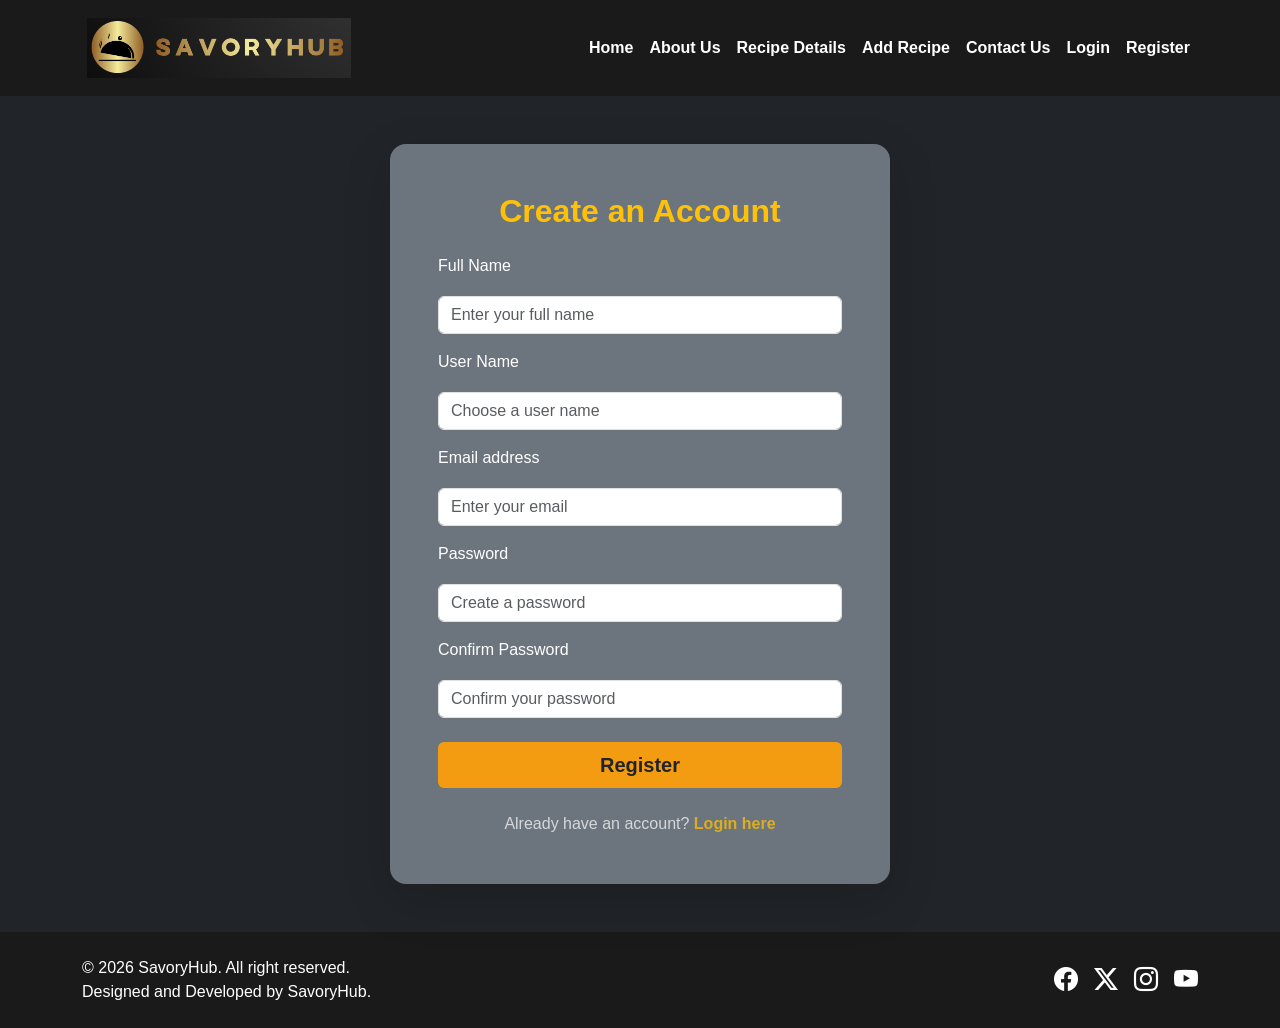
<file: register.html>
<!DOCTYPE html>
<html lang="en">

<head>
    <meta charset="UTF-8">
    <meta name="viewport" content="width=device-width, initial-scale=1.0">
    <title>Register - SavoryHub</title>
    <!-- Bootstrap CSS -->
    <link href="https://cdn.jsdelivr.net/npm/bootstrap@5.3.0/dist/css/bootstrap.min.css" rel="stylesheet">
    <link rel="stylesheet" href="https://cdn.jsdelivr.net/npm/bootstrap-icons@1.11.1/font/bootstrap-icons.css">
    <link rel="stylesheet" href="css/style.css">
</head>

<body class="d-flex flex-column min-vh-100 bg-dark text-white">

    <!-- Bootstrap Navbar -->
    <nav class="navbar navbar-expand-lg custom-navbar sticky-top">
        <div class="container">
            <a class="navbar-brand" href="index.html">
                <img src="Images/logo.png" alt="SavoryHub Logo" height="40">
            </a>
            <button class="navbar-toggler" type="button" data-bs-toggle="collapse" data-bs-toggle="collapse"
                data-bs-target="#navbarNav" aria-controls="navbarNav" aria-expanded="false"
                aria-label="Toggle navigation" style="border-color: transparent;">
                <span class="navbar-toggler-icon" style="filter: invert(1);"></span>
            </button>
            <div class="collapse navbar-collapse justify-content-end" id="navbarNav">
                <ul class="navbar-nav">
                    <li class="nav-item"><a class="nav-link scroll-link" href="index.html">Home</a></li>
                    <li class="nav-item"><a class="nav-link scroll-link" href="about.html">About Us</a></li>
                    <li class="nav-item"><a class="nav-link scroll-link" href="recipes.html">Recipe Details</a>
                    </li>
                    <li class="nav-item"><a class="nav-link scroll-link" href="submit.html">Add Recipe</a></li>
                    <li class="nav-item"><a class="nav-link scroll-link" href="contact.html">Contact Us</a></li>
                    <li class="nav-item guest-only"><a class="nav-link scroll-link" href="login.html">Login</a>
                    </li>
                    <li class="nav-item guest-only"><a class="nav-link scroll-link active"
                            href="register.html">Register</a></li>
                    <li class="nav-item user-only" style="display: none;"><a class="nav-link scroll-link" href="#"
                            id="logoutBtn">Logout</a></li>
                </ul>
            </div>
        </div>
    </nav>

    <!-- Main Register Content Area -->
    <section class="container my-5 flex-grow-1 d-flex align-items-center justify-content-center">
        <div class="card bg-secondary text-white p-5 shadow-lg rounded-4 border-0"
            style="max-width: 500px; width: 100%;">
            <h2 class="text-center mb-4 text-warning fw-bold">Create an Account</h2>
            <form id="registerForm" novalidate>
                <div class="mb-3">
                    <label for="registerName" class="form-label">Full Name</label>
                    <input type="text" class="form-control" id="registerName" placeholder="Enter your full name"
                        required>
                    <div class="invalid-feedback text-warning">Please enter your name.</div>
                </div>
                <div class="mb-3">
                    <label for="registerUserName" class="form-label">User Name</label>
                    <input type="text" class="form-control" id="registerUserName" placeholder="Choose a user name"
                        required>
                    <div class="invalid-feedback text-warning">Please enter a user name.</div>
                </div>
                <div class="mb-3">
                    <label for="registerEmail" class="form-label">Email address</label>
                    <input type="email" class="form-control" id="registerEmail" placeholder="Enter your email" required>
                    <div class="invalid-feedback text-warning">Please enter a valid email address.</div>
                </div>
                <div class="mb-3">
                    <label for="registerPassword" class="form-label">Password</label>
                    <input type="password" class="form-control" id="registerPassword" placeholder="Create a password"
                        required minlength="6">
                    <div class="invalid-feedback text-warning">Password must be at least 6 characters long.</div>
                </div>
                <div class="mb-4">
                    <label for="registerConfirmPassword" class="form-label">Confirm Password</label>
                    <input type="password" class="form-control" id="registerConfirmPassword"
                        placeholder="Confirm your password" required>
                    <div class="invalid-feedback text-warning" id="confirmPasswordError">Passwords do not match.</div>
                </div>
                <button type="submit" class="btn btn-warning w-100 mb-4 text-dark fw-bold fs-5 py-2"
                    style="background:#f39c12; border:none;">Register</button>
                <div class="text-center">
                    <p class="mb-0 text-light opacity-75">Already have an account? <a href="login.html"
                            class="text-warning text-decoration-none fw-bold">Login here</a></p>
                </div>
            </form>
        </div>
    </section>

    <!-- Footer -->
    <footer class="custom-footer text-white py-4 mt-auto">
        <div class="container d-flex flex-column flex-md-row justify-content-between align-items-center">
            <div class="mb-3 mb-md-0 text-center text-md-start">
                &copy; 2026 SavoryHub. All right reserved.<br>
                Designed and Developed by SavoryHub.
            </div>
            <div class="d-flex gap-3">
                <a href="#" class="text-white text-decoration-none fs-4"><i class="bi bi-facebook"></i></a>
                <a href="#" class="text-white text-decoration-none fs-4"><i class="bi bi-twitter-x"></i></a>
                <a href="#" class="text-white text-decoration-none fs-4"><i class="bi bi-instagram"></i></a>
                <a href="#" class="text-white text-decoration-none fs-4"><i class="bi bi-youtube"></i></a>
            </div>
        </div>
    </footer>

    <!-- Bootstrap Bundle JS -->
    <script src="https://cdn.jsdelivr.net/npm/bootstrap@5.3.0/dist/js/bootstrap.bundle.min.js"></script>
    <script src="js/script.js"></script>

</body>

</html>
</file>
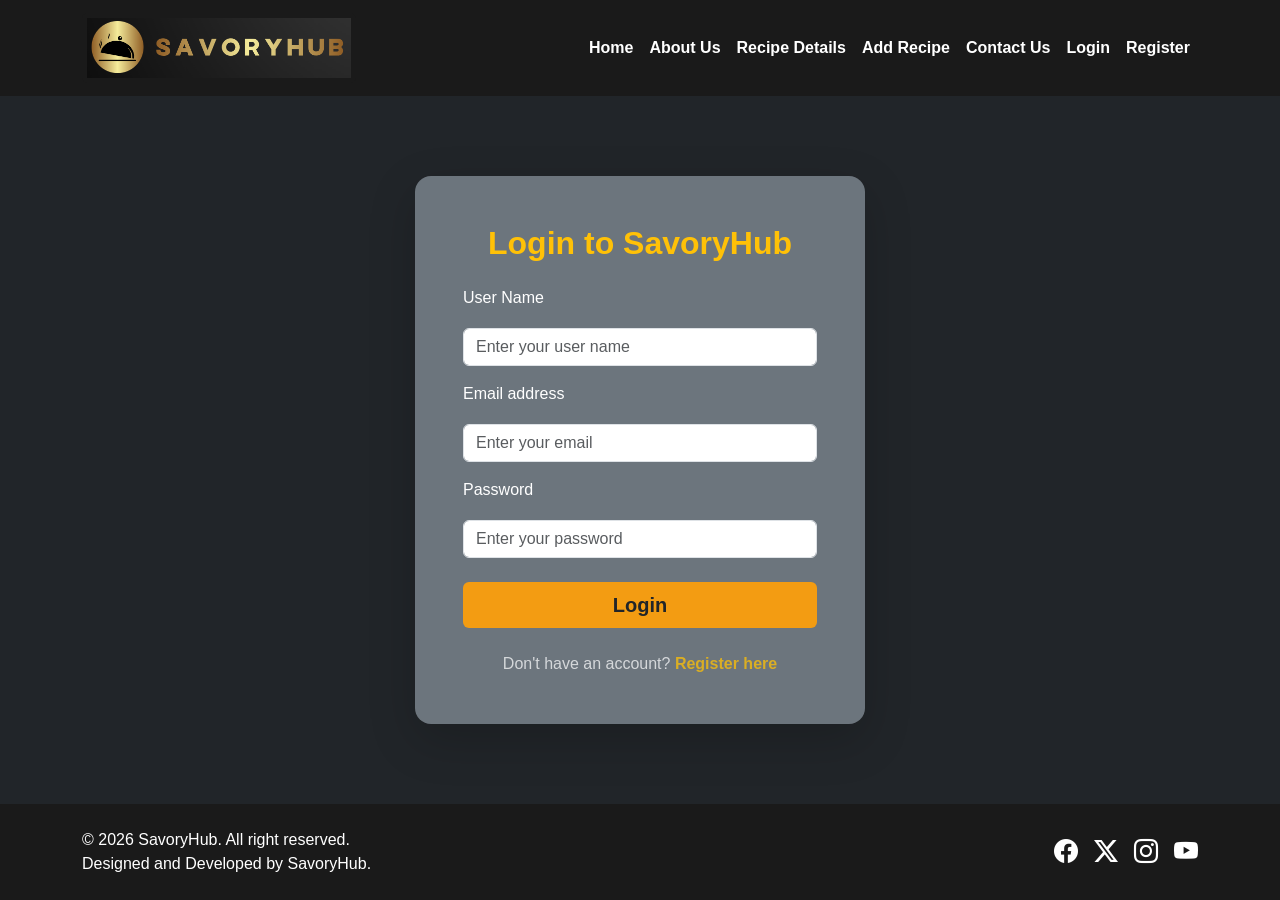
<file: submit.html>
<!DOCTYPE html>
<html lang="en">

<head>
  <meta charset="UTF-8">
  <meta name="viewport" content="width=device-width, initial-scale=1.0">
  <title>Submit Recipe</title>
  <!-- Bootstrap CSS -->
  <link href="https://cdn.jsdelivr.net/npm/bootstrap@5.3.0/dist/css/bootstrap.min.css" rel="stylesheet">
  <link rel="stylesheet" href="https://cdn.jsdelivr.net/npm/bootstrap-icons@1.11.1/font/bootstrap-icons.css">
  <link rel="stylesheet" href="css/style.css">
</head>

<body class="d-flex flex-column min-vh-100">

  <!-- Bootstrap Navbar -->
  <nav class="navbar navbar-expand-lg custom-navbar sticky-top">
    <div class="container">
      <a class="navbar-brand" href="index.html">
        <img src="Images/logo.png" alt="SavoryHub Logo" height="40">
      </a>
      <button class="navbar-toggler" type="button" data-bs-toggle="collapse" data-bs-toggle="collapse"
        data-bs-target="#navbarNav" aria-controls="navbarNav" aria-expanded="false" aria-label="Toggle navigation"
        style="border-color: transparent;">
        <span class="navbar-toggler-icon" style="filter: invert(1);"></span>
      </button>
      <div class="collapse navbar-collapse justify-content-end" id="navbarNav">
        <ul class="navbar-nav">
          <li class="nav-item"><a class="nav-link scroll-link" href="index.html">Home</a></li>
          <li class="nav-item"><a class="nav-link scroll-link" href="about.html">About Us</a></li>
          <li class="nav-item"><a class="nav-link scroll-link" href="recipes.html">Recipe Details</a></li>
          <li class="nav-item"><a class="nav-link scroll-link" href="submit.html">Add Recipe</a></li>
          <li class="nav-item"><a class="nav-link scroll-link" href="contact.html">Contact Us</a></li>
          <li class="nav-item guest-only"><a class="nav-link scroll-link" href="login.html">Login</a></li>
          <li class="nav-item guest-only"><a class="nav-link scroll-link" href="register.html">Register</a></li>
          <li class="nav-item user-only" style="display: none;"><a class="nav-link scroll-link" href="#"
              id="logoutBtn">Logout</a></li>
        </ul>
      </div>
    </div>
  </nav>

  <section class="container my-5 text-center"
    style="background: url('Images/bg.jpg') center/cover no-repeat; background-attachment: fixed; position: relative; padding: 4rem 2rem; border-radius: 10px;">
    <div
      style="position: absolute; top: 0; left: 0; right: 0; bottom: 0; background: rgba(44, 48, 52, 0.85); border-radius: 15px;">
    </div>
    <div style="position: relative; z-index: 2;">
      <h2 class="mb-4" style="color: #f39c12; font-weight: bold;">Submit Your Recipe</h2>
      <div class="row justify-content-center">
        <div class="col-md-6">
          <form id="submitRecipeForm" novalidate>
            <div class="mb-3">
              <input type="text" class="form-control" id="recipeName" placeholder="Recipe Name" required>
              <div class="invalid-feedback">Please provide a recipe name.</div>
            </div>
            <div class="mb-3">
              <textarea class="form-control" id="recipeDesc" placeholder="Recipe Description" rows="3"
                required></textarea>
              <div class="invalid-feedback">Please provide a description.</div>
            </div>
            <div class="mb-3">
              <textarea class="form-control" id="recipeIngredients" placeholder="Ingredients" rows="3"
                required></textarea>
              <div class="invalid-feedback">Please list the ingredients.</div>
            </div>
            <div class="mb-3">
              <textarea class="form-control" id="recipeSteps" placeholder="How to Cook" rows="4" required></textarea>
              <div class="invalid-feedback">Please provide cooking steps.</div>
            </div>
            <div class="mb-3 text-start">
              <label for="recipeImage" class="form-label">Recipe Image</label>
              <input class="form-control" type="file" id="recipeImage" accept="image/*" required>
              <div class="invalid-feedback">Please upload an image for your recipe.</div>
            </div>
            <button type="submit" class="btn btn-primary w-100" style="background:#f39c12; border:none;">Submit
              Recipe</button>
          </form>
        </div>
      </div>
    </div>
  </section>

  <!-- Footer -->
  <footer class="custom-footer text-white py-4 mt-auto">
    <div class="container d-flex flex-column flex-md-row justify-content-between align-items-center">
      <div class="mb-3 mb-md-0 text-center text-md-start">
        &copy; 2026 SavoryHub. All right reserved.<br>
        Designed and Developed by SavoryHub.
      </div>
      <div class="d-flex gap-3">
        <a href="#" class="text-white text-decoration-none fs-4"><i class="bi bi-facebook"></i></a>
        <a href="#" class="text-white text-decoration-none fs-4"><i class="bi bi-twitter-x"></i></a>
        <a href="#" class="text-white text-decoration-none fs-4"><i class="bi bi-instagram"></i></a>
        <a href="#" class="text-white text-decoration-none fs-4"><i class="bi bi-youtube"></i></a>
      </div>
    </div>
  </footer>

  <!-- Bootstrap Bundle JS -->
  <script src="https://cdn.jsdelivr.net/npm/bootstrap@5.3.0/dist/js/bootstrap.bundle.min.js"></script>
  <script src="js/script.js"></script>
</body>

</html>
</file>
<file: css/style.css>
* {
  margin: 0;
  padding: 0;
  box-sizing: border-box;
  font-family: Arial, sans-serif;
}

html {
  scroll-behavior: smooth;
}

body {
  background: #212529;
  color: #f8f9fa;
}

.custom-navbar {
  background-color: #1a1a1a !important;
}

.custom-navbar .navbar-brand,
.custom-navbar .nav-link {
  color: white !important;
  font-weight: bold;
}

.custom-navbar .navbar-brand img {
  height: 70px;
  width: auto;
  /* logo size */
  background-color: #1a1a1a;
  padding: 5px;
  border-radius: 5px;
}

.custom-navbar .nav-link:hover {
  color: #f39c12 !important;
}

.hero {
  height: 80vh;
  position: relative;
  display: flex;
  justify-content: center;
  align-items: center;
  color: white;
  text-align: center;
  overflow: hidden;
}

.hero img.slider-image {
  position: absolute;
  top: 0;
  left: 0;
  width: 100%;
  height: 100%;
  object-fit: cover;
  /* fade animation */
  opacity: 0;
  transition: opacity 0.5s ease-in-out;
  z-index: -1;
}

.hero img.slider-image.active {
  opacity: 1;
}

.slider-controls {
  position: absolute;
  width: 100%;
  display: flex;
  justify-content: space-between;
  padding: 0 20px;
  z-index: 10;
}

.slider-controls button {
  background: rgba(0, 0, 0, 0.5);
  color: white;
  border: none;
  font-size: 30px;
  padding: 10px 20px;
  cursor: pointer;
  border-radius: 5px;
}

.slider-controls button:hover {
  background: rgba(0, 0, 0, 0.8);
}

.hero h1 {
  font-size: 50px;
  text-shadow: 2px 2px 4px rgba(0, 0, 0, 0.7);
  z-index: 5;
}

.section {
  width: 90%;
  margin: 50px auto;
  text-align: center;
}

.cards {
  display: grid;
  grid-template-columns: repeat(auto-fit, minmax(250px, 1fr));
  gap: 20px;
  margin-top: 30px;
}

.card {
  background: #2c3034;
  color: #f8f9fa;
  padding: 15px;
  border-radius: 10px;
  box-shadow: 0 5px 10px rgba(0, 0, 0, 0.4);
}

.card img {
  width: 100%;
  border-radius: 10px;
  margin-bottom: 10px;
}

.card h3 {
  margin: 10px 0;
}

form input,
form textarea {
  width: 100%;
  padding: 10px;
  margin: 10px 0;
  border: 1px solid #ccc;
  border-radius: 5px;
}

form button {
  background: #f39c12;
  color: white;
  padding: 10px 20px;
  border: none;
  border-radius: 5px;
  cursor: pointer;
}

form button:hover {
  background: #e67e22;
}

.is-invalid {
  border-color: red !important;
}

.invalid-feedback {
  color: red;
  font-size: 0.85em;
  text-align: left;
  display: none;
}

.is-invalid+.invalid-feedback {
  display: block;
}

@media(max-width:768px) {
  .hero h1 {
    font-size: 30px;
  }
}

.modal {
  display: none;
  position: fixed;
  top: 0;
  left: 0;
  width: 100%;
  height: 100%;
  background: rgba(0, 0, 0, 0.6);
  justify-content: center;
  align-items: center;
}

.modal-content {
  background: #2c3034;
  color: #f8f9fa;
  padding: 20px;
  border-radius: 10px;
  width: 300px;
  text-align: center;
}

.close-btn {
  cursor: pointer;
  color: red;
  font-weight: bold;
}

.custom-footer {
  background-color: #1a1a1a !important;
}

.custom-footer a:hover,
.custom-footer a:hover i {
  color: #f39c12 !important;
}
</file>
